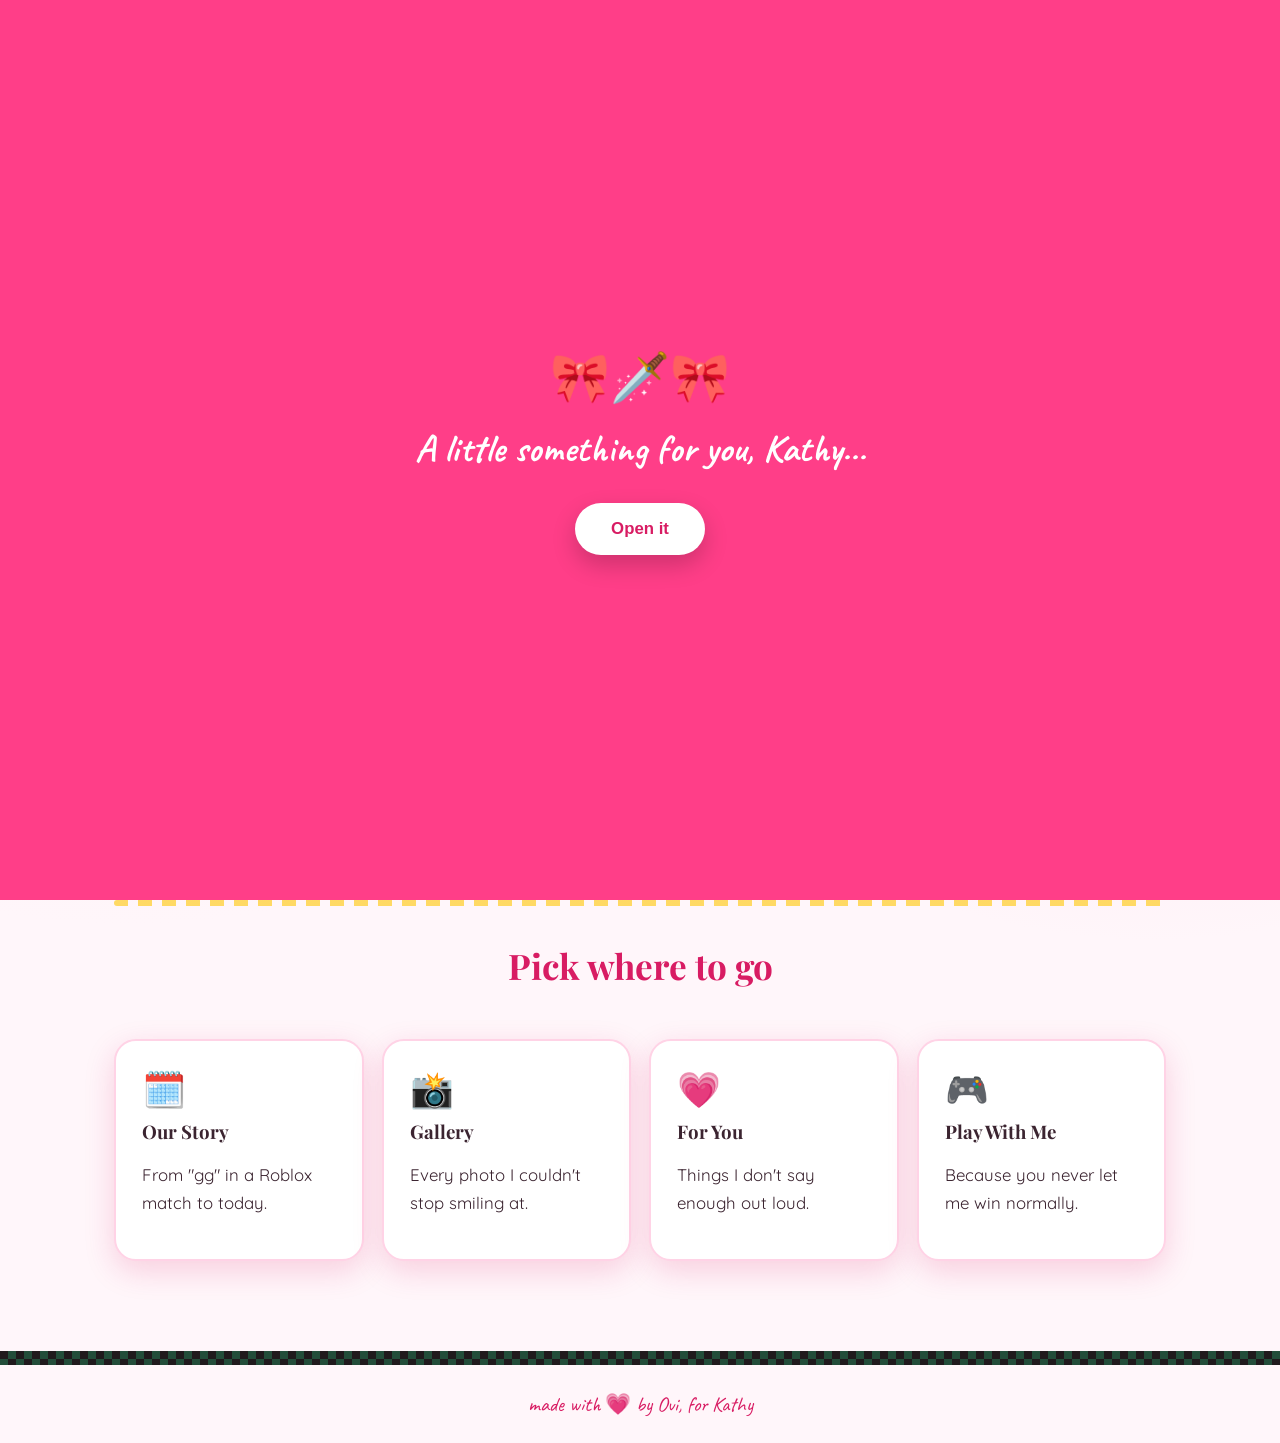
<file: index.html>
<!DOCTYPE html>
<html lang="en">
<head>
<meta charset="UTF-8">
<meta name="viewport" content="width=device-width, initial-scale=1.0">
<title>Happy Birthday 🎀</title>
<link rel="icon" href="data:image/svg+xml,<svg xmlns=%22http://www.w3.org/2000/svg%22 viewBox=%220 0 100 100%22><text y=%22.9em%22 font-size=%2290%22>🎀</text></svg>">
<link rel="preconnect" href="https://fonts.googleapis.com">
<link href="https://fonts.googleapis.com/css2?family=Playfair+Display:wght@600;700&family=Quicksand:wght@500;600;700&family=Caveat:wght@600;700&display=swap" rel="stylesheet">
<link rel="stylesheet" href="css/style.css">
<style>
  .hero{
    min-height:82vh;
    display:flex; flex-direction:column; align-items:center; justify-content:center;
    text-align:center;
    padding:40px 20px;
    position:relative;
  }
  .hero .bows{display:flex; gap:14px; margin-bottom:18px;}
  .hero h1{margin-bottom:6px;}
  .hero .sub{font-family:var(--hand); font-size:1.6rem; color:var(--forest);}
  .reveal-btn{margin-top:34px;}
  #curtain{
    position:fixed; inset:0; z-index:100;
    background:var(--hot);
    display:flex; align-items:center; justify-content:center;
    flex-direction:column; gap:18px;
    color:white; text-align:center; padding:20px;
    transition:transform 0.9s cubic-bezier(.77,0,.18,1);
  }
  #curtain.open{ transform:translateY(-100%); pointer-events:none; }
  #curtain h2{color:white; font-family:var(--hand); font-size:2.4rem;}
  #curtain button{
    background:white; color:var(--hot-deep); border:none;
    padding:16px 36px; border-radius:999px; font-weight:800; cursor:pointer;
    font-size:1.05rem; box-shadow:0 10px 24px rgba(0,0,0,.2);
  }
  .quick-links{
    display:grid; grid-template-columns:repeat(auto-fit,minmax(200px,1fr));
    gap:18px; margin-top:50px;
  }
  .quick-links a{
    text-decoration:none; color:var(--ink);
  }
  .quick-links .card{ transition:transform .2s ease; height:100%; }
  .quick-links a:hover .card{ transform:translateY(-6px); }
  .quick-links .emoji{font-size:2.2rem; display:block; margin-bottom:8px;}
</style>
</head>
<body data-page="index">

<div id="curtain">
  <span style="font-size:3rem;">🎀🗡️🎀</span>
  <h2>A little something for you, <span data-her-name>her</span>...</h2>
  <button id="curtain-btn">Open it</button>
</div>

<div id="float-layer"></div>
<div class="haori-sash"></div>

<nav class="site-nav">
  <a href="index.html" class="brand"><span class="bow"><span class="bow-center"></span></span> Us</a>
  <ul>
    <li><a class="nav-link" href="index.html">Home</a></li>
    <li><a class="nav-link" href="memories.html">Our Story</a></li>
    <li><a class="nav-link" href="gallery.html">Gallery</a></li>
    <li><a class="nav-link" href="letter.html">For You</a></li>
    <li><a class="nav-link" href="admirers.html">Confession</a></li>
    <li><a class="nav-link" href="games.html">Play</a></li>
  </ul>
</nav>

<main class="page-wrap">
  <section class="hero">
    <div class="bows">
      <span class="bow"><span class="bow-center"></span></span>
      <span class="bow"><span class="bow-center"></span></span>
      <span class="bow"><span class="bow-center"></span></span>
    </div>
    <h1>Happy Birthday, <span data-her-name>My Love</span> 🎂</h1>
    <p class="sub">from the boy you met in a Roblox lobby, of all places.</p>
    <p style="max-width:520px;">Every corner of this little site is for you — our story, our pictures, a letter, and a couple of silly games I made just for today.</p>
    <a href="memories.html" class="btn reveal-btn">Start here 💌</a>
  </section>

  <div class="spark-divider"></div>

  <section>
    <h2 class="center">Pick where to go</h2>
    <div class="quick-links">
      <a href="memories.html">
        <div class="card">
          <span class="emoji">🗓️</span>
          <h3>Our Story</h3>
          <p>From "gg" in a Roblox match to today.</p>
        </div>
      </a>
      <a href="gallery.html">
        <div class="card">
          <span class="emoji">📸</span>
          <h3>Gallery</h3>
          <p>Every photo I couldn't stop smiling at.</p>
        </div>
      </a>
      <a href="letter.html">
        <div class="card">
          <span class="emoji">💗</span>
          <h3>For You</h3>
          <p>Things I don't say enough out loud.</p>
        </div>
      </a>
      <a href="games.html">
        <div class="card">
          <span class="emoji">🎮</span>
          <h3>Play With Me</h3>
          <p>Because you never let me win normally.</p>
        </div>
      </a>
    </div>
  </section>
</main>

<div class="haori-sash"></div>
<footer class="site-footer">made with 💗 by <span data-my-name>me</span>, for <span data-her-name>you</span></footer>

<div class="music-bar hidden" id="music-bar">
  <button class="play-toggle">▶</button>
  <span class="track-name">music</span>
  <button class="next-track">⏭</button>
</div>

<script src="js/config.js"></script>
<script src="js/main.js"></script>
<script>
  document.getElementById('curtain-btn').addEventListener('click', ()=>{
    document.getElementById('curtain').classList.add('open');
  });
</script>
</body>
</html>
</file>
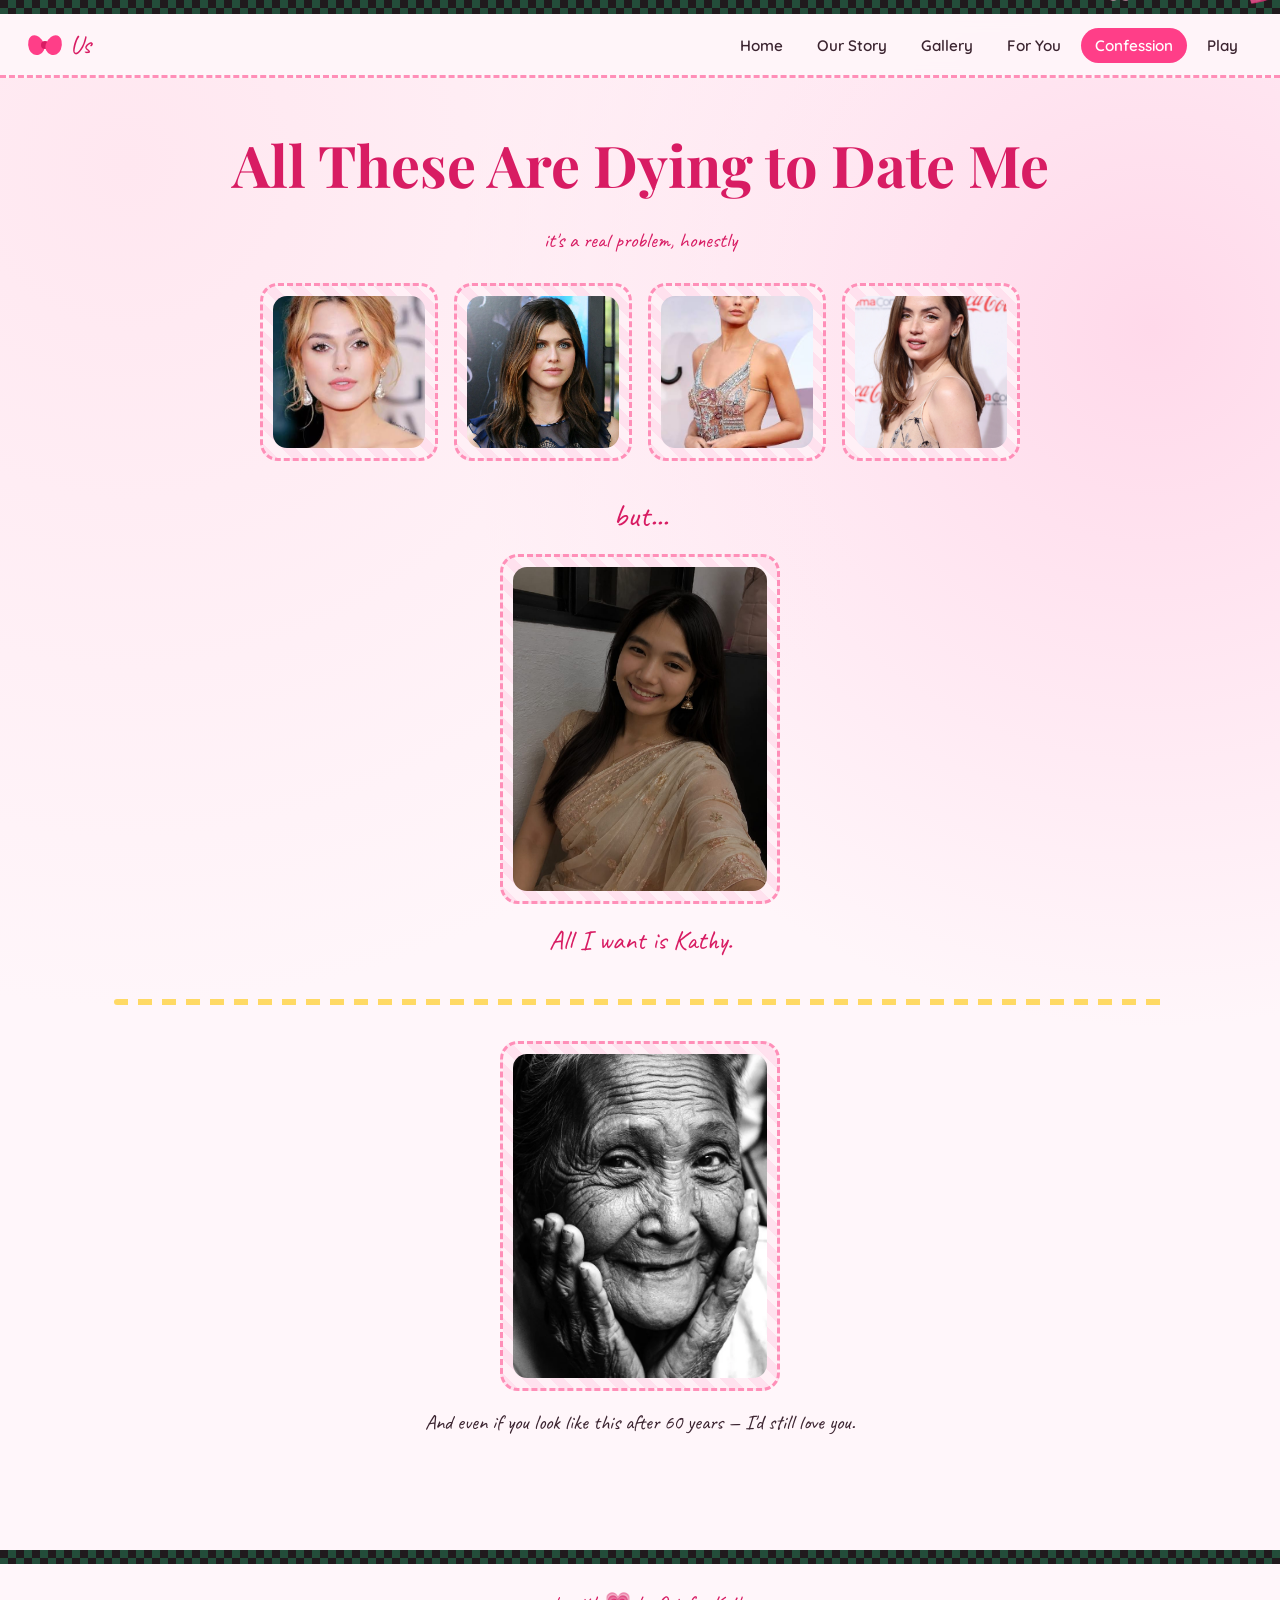
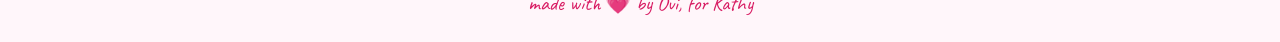
<file: admirers.html>
<!DOCTYPE html>
<html lang="en">
<head>
<meta charset="UTF-8">
<meta name="viewport" content="width=device-width, initial-scale=1.0">
<title>All These Are Dying to Date Me 😏</title>
<link rel="icon" href="data:image/svg+xml,<svg xmlns=%22http://www.w3.org/2000/svg%22 viewBox=%220 0 100 100%22><text y=%22.9em%22 font-size=%2290%22>😏</text></svg>">
<link href="https://fonts.googleapis.com/css2?family=Playfair+Display:wght@600;700&family=Quicksand:wght@500;600;700&family=Caveat:wght@600;700&display=swap" rel="stylesheet">
<link rel="stylesheet" href="css/style.css">
<style>
  .four-grid{
    display:grid; grid-template-columns:repeat(4, 1fr); gap:16px;
    max-width:760px; margin:26px auto 0;
  }
  @media (max-width:640px){ .four-grid{ grid-template-columns:repeat(2, 1fr); } }
  .versus{
    text-align:center; margin:34px 0 10px; font-family:var(--hand);
    font-size:2rem; color:var(--hot-deep);
  }
  .single-slot{
    max-width:280px; margin:18px auto 0;
  }
  .single-slot .photo-slot{ aspect-ratio:4/5; }
  .caption{
    text-align:center; font-family:var(--hand); font-size:1.7rem;
    color:var(--hot-deep); margin-top:14px;
  }
  .caption.small{ font-size:1.3rem; color:var(--ink); }
</style>
</head>
<body data-page="admirers">

<div id="float-layer"></div>
<div class="haori-sash"></div>

<nav class="site-nav">
  <a href="index.html" class="brand"><span class="bow"><span class="bow-center"></span></span> Us</a>
  <ul>
    <li><a class="nav-link" href="index.html">Home</a></li>
    <li><a class="nav-link" href="memories.html">Our Story</a></li>
    <li><a class="nav-link" href="gallery.html">Gallery</a></li>
    <li><a class="nav-link" href="letter.html">For You</a></li>
    <li><a class="nav-link" href="admirers.html">Confession</a></li>
    <li><a class="nav-link" href="games.html">Play</a></li>
  </ul>
</nav>

<main class="page-wrap">
  <section class="center">
    <h1>All These Are Dying to Date Me</h1>
    <p class="script" style="font-size:1.3rem;">it's a real problem, honestly</p>
  </section>

  <div id="celeb-grid" class="four-grid"></div>

  <div class="versus">but...</div>

  <div class="single-slot" id="her-photo-wrap">
    <div class="photo-slot" id="her-photo"></div>
  </div>
  <p class="caption">All I want is <span data-her-name>her</span>.</p>

  <div class="spark-divider"></div>

  <div class="single-slot" id="old-woman-wrap">
    <div class="photo-slot" id="old-woman-photo"></div>
  </div>
  <p class="caption small">And even if you look like this after 60 years — I'd still love you.</p>
</main>

<div class="haori-sash"></div>
<footer class="site-footer">made with 💗 by <span data-my-name>me</span>, for <span data-her-name>you</span></footer>

<div class="music-bar hidden" id="music-bar">
  <button class="play-toggle">▶</button>
  <span class="track-name">music</span>
  <button class="next-track">⏭</button>
</div>

<script src="js/config.js"></script>
<script src="js/main.js"></script>
</body>
</html>
</file>
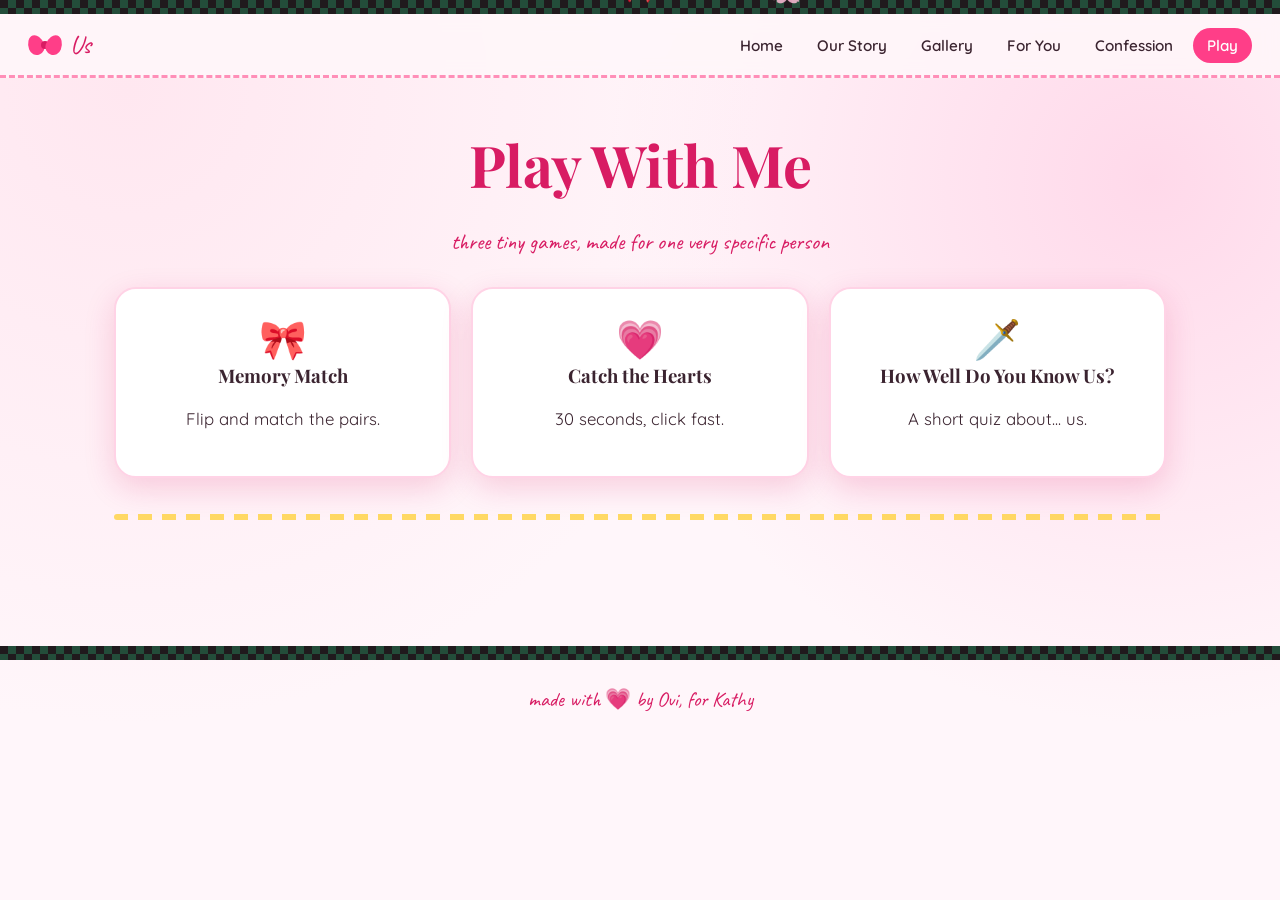
<file: games.html>
<!DOCTYPE html>
<html lang="en">
<head>
<meta charset="UTF-8">
<meta name="viewport" content="width=device-width, initial-scale=1.0">
<title>Play With Me 🎮</title>
<link rel="icon" href="data:image/svg+xml,<svg xmlns=%22http://www.w3.org/2000/svg%22 viewBox=%220 0 100 100%22><text y=%22.9em%22 font-size=%2290%22>🎮</text></svg>">
<link href="https://fonts.googleapis.com/css2?family=Playfair+Display:wght@600;700&family=Quicksand:wght@500;600;700&family=Caveat:wght@600;700&display=swap" rel="stylesheet">
<link rel="stylesheet" href="css/style.css">
<style>
  .panel{display:none;}
  .panel.active{display:block;}
  #memory-grid{
    display:grid; grid-template-columns:repeat(4, 1fr); gap:12px;
    max-width:480px; margin:26px auto 0;
  }
  .mem-card{
    aspect-ratio:1/1; border-radius:14px; background:var(--hot);
    display:flex; align-items:center; justify-content:center;
    font-size:1.8rem; cursor:pointer; color:transparent;
    transition:transform .3s ease, background .3s ease;
    user-select:none;
  }
  .mem-card.flipped, .mem-card.matched{ background:var(--white); color:var(--ink); border:2px solid var(--bubblegum);}
  .mem-card.matched{ opacity:0.55; cursor:default; }
  #catch-area{
    position:relative; height:360px; max-width:600px; margin:26px auto 0;
    background:linear-gradient(#fff0f6, #ffe1ee);
    border-radius:20px; border:3px dashed var(--bubblegum); overflow:hidden;
  }
  .falling-heart{
    position:absolute; top:-30px; font-size:1.8rem; cursor:pointer;
    background:none; border:none;
  }
  #catch-stats, #quiz-stats, #memory-stats{
    display:flex; justify-content:center; gap:24px; margin-top:14px; font-weight:700; color:var(--hot-deep);
  }
  #quiz-box{ max-width:560px; margin:26px auto 0; }
  .quiz-option{
    display:block; width:100%; text-align:left; padding:14px 18px; margin-bottom:10px;
    border-radius:14px; border:2px solid var(--bubblegum); background:white; cursor:pointer;
    font-family:var(--sans); font-size:1rem;
  }
  .quiz-option.correct{ background:#d8f5d8; border-color:#4caf50; }
  .quiz-option.wrong{ background:#ffd9d9; border-color:#e05555; }
  .game-result{ text-align:center; font-family:var(--hand); font-size:1.6rem; color:var(--hot-deep); margin-top:16px; }
</style>
</head>
<body data-page="games">

<div id="float-layer"></div>
<div class="haori-sash"></div>

<nav class="site-nav">
  <a href="index.html" class="brand"><span class="bow"><span class="bow-center"></span></span> Us</a>
  <ul>
    <li><a class="nav-link" href="index.html">Home</a></li>
    <li><a class="nav-link" href="memories.html">Our Story</a></li>
    <li><a class="nav-link" href="gallery.html">Gallery</a></li>
    <li><a class="nav-link" href="letter.html">For You</a></li>
    <li><a class="nav-link" href="admirers.html">Confession</a></li>
    <li><a class="nav-link" href="games.html">Play</a></li>
  </ul>
</nav>

<main class="page-wrap">
  <section class="center">
    <h1>Play With Me</h1>
    <p class="script" style="font-size:1.4rem;">three tiny games, made for one very specific person</p>
  </section>

  <div id="hub" class="game-grid">
    <div class="card game-card" data-open="memory">
      <span class="emoji">🎀</span>
      <h3>Memory Match</h3>
      <p>Flip and match the pairs.</p>
    </div>
    <div class="card game-card" data-open="catch">
      <span class="emoji">💗</span>
      <h3>Catch the Hearts</h3>
      <p>30 seconds, click fast.</p>
    </div>
    <div class="card game-card" data-open="quiz">
      <span class="emoji">🗡️</span>
      <h3>How Well Do You Know Us?</h3>
      <p>A short quiz about... us.</p>
    </div>
  </div>

  <div class="spark-divider"></div>

  <!-- MEMORY MATCH -->
  <section id="panel-memory" class="panel">
    <h2 class="center">Memory Match</h2>
    <div id="memory-stats"><span id="mem-moves">Moves: 0</span></div>
    <div id="memory-grid"></div>
    <div id="memory-result" class="game-result"></div>
    <div class="center" style="margin-top:18px;">
      <button class="btn ghost" id="mem-restart">Restart</button>
      <button class="btn ghost" data-back>Back to games</button>
    </div>
  </section>

  <!-- CATCH THE HEARTS -->
  <section id="panel-catch" class="panel">
    <h2 class="center">Catch the Hearts</h2>
    <div id="catch-stats">
      <span id="catch-score">Score: 0</span>
      <span id="catch-time">Time: 30</span>
    </div>
    <div id="catch-area"></div>
    <div id="catch-result" class="game-result"></div>
    <div class="center" style="margin-top:18px;">
      <button class="btn" id="catch-start">Start</button>
      <button class="btn ghost" data-back>Back to games</button>
    </div>
  </section>

  <!-- QUIZ -->
  <section id="panel-quiz" class="panel">
    <h2 class="center">How Well Do You Know Us?</h2>
    <div id="quiz-stats"><span id="quiz-progress">Question 1</span></div>
    <div id="quiz-box"></div>
    <div id="quiz-result" class="game-result"></div>
    <div class="center" style="margin-top:18px;">
      <button class="btn ghost" data-back>Back to games</button>
    </div>
  </section>
</main>

<div class="haori-sash"></div>
<footer class="site-footer">made with 💗 by <span data-my-name>me</span>, for <span data-her-name>you</span></footer>

<div class="music-bar hidden" id="music-bar">
  <button class="play-toggle">▶</button>
  <span class="track-name">music</span>
  <button class="next-track">⏭</button>
</div>

<script src="js/config.js"></script>
<script src="js/main.js"></script>
<script src="js/games.js"></script>
</body>
</html>
</file>
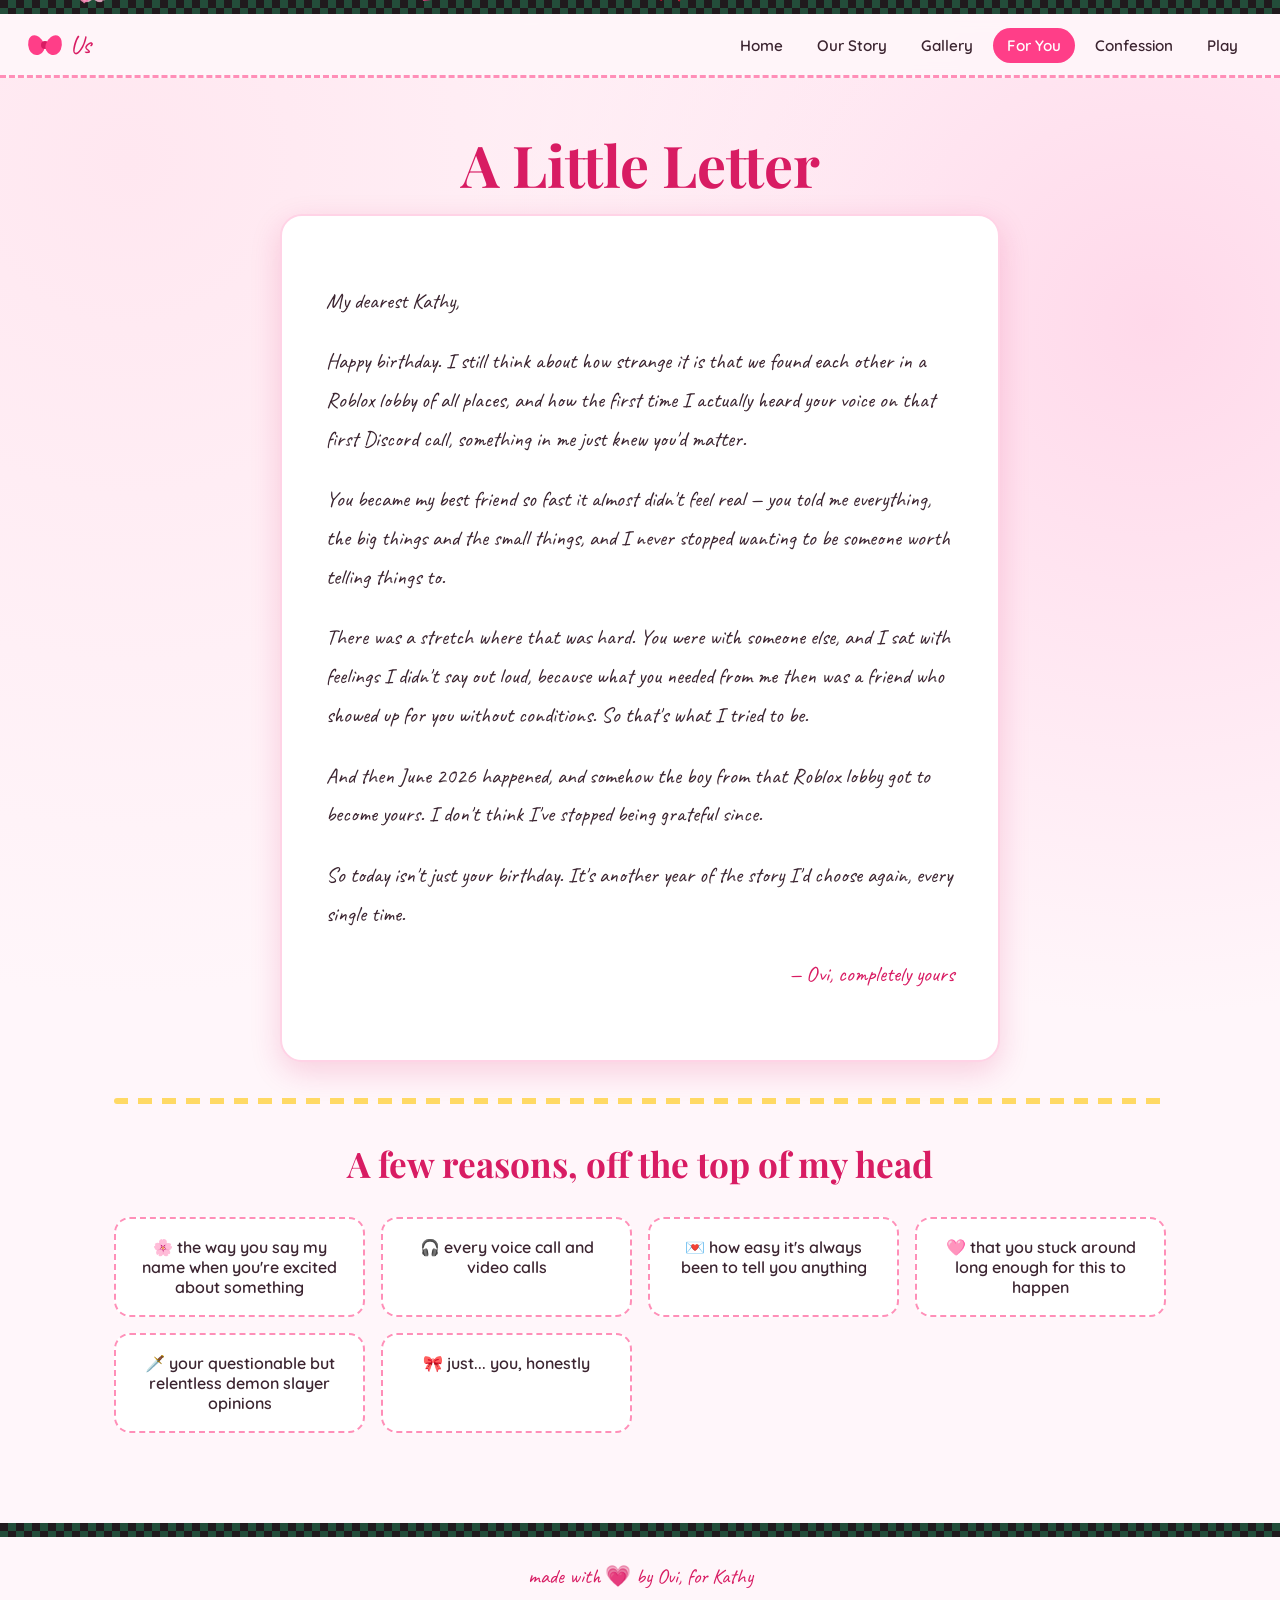
<file: letter.html>
<!DOCTYPE html>
<html lang="en">
<head>
<meta charset="UTF-8">
<meta name="viewport" content="width=device-width, initial-scale=1.0">
<title>For You 💗</title>
<link rel="icon" href="data:image/svg+xml,<svg xmlns=%22http://www.w3.org/2000/svg%22 viewBox=%220 0 100 100%22><text y=%22.9em%22 font-size=%2290%22>💗</text></svg>">
<link href="https://fonts.googleapis.com/css2?family=Playfair+Display:wght@600;700&family=Quicksand:wght@500;600;700&family=Caveat:wght@600;700&display=swap" rel="stylesheet">
<link rel="stylesheet" href="css/style.css">
<style>
  .letter-paper{
    background:var(--white);
    border-radius:var(--radius);
    box-shadow:var(--shadow);
    padding:44px;
    max-width:720px; margin:0 auto;
    border:2px solid #ffd3e6;
    font-family:var(--hand);
    font-size:1.35rem;
    line-height:1.8;
    color:var(--ink);
  }
  .letter-paper p{font-size:inherit; line-height:inherit;}
  .signature{ text-align:right; font-size:1.7rem; color:var(--hot-deep); margin-top:20px;}
  .reasons{
    display:grid; grid-template-columns:repeat(auto-fit,minmax(220px,1fr));
    gap:16px; margin-top:30px;
  }
  .reason-card{
    background:var(--white); border-radius:16px; padding:18px;
    border:2px dashed var(--bubblegum); text-align:center; font-weight:600;
  }
</style>
</head>
<body data-page="letter">

<div id="float-layer"></div>
<div class="haori-sash"></div>

<nav class="site-nav">
  <a href="index.html" class="brand"><span class="bow"><span class="bow-center"></span></span> Us</a>
  <ul>
    <li><a class="nav-link" href="index.html">Home</a></li>
    <li><a class="nav-link" href="memories.html">Our Story</a></li>
    <li><a class="nav-link" href="gallery.html">Gallery</a></li>
    <li><a class="nav-link" href="letter.html">For You</a></li>
    <li><a class="nav-link" href="admirers.html">Confession</a></li>
    <li><a class="nav-link" href="games.html">Play</a></li>
  </ul>
</nav>

<main class="page-wrap">
  <section class="center">
    <h1>A Little Letter</h1>
  </section>

  <div class="letter-paper">
    <p>My dearest <span data-her-name>love</span>,</p>
    <p>Happy birthday. I still think about how strange it is that we found each other in a Roblox lobby of all places, and how the first time I actually heard your voice on that first Discord call, something in me just knew you'd matter.</p>
    <p>You became my best friend so fast it almost didn't feel real — you told me everything, the big things and the small things, and I never stopped wanting to be someone worth telling things to.</p>
    <p>There was a stretch where that was hard. You were with someone else, and I sat with feelings I didn't say out loud, because what you needed from me then was a friend who showed up for you without conditions. So that's what I tried to be.</p>
    <p>And then June 2026 happened, and somehow the boy from that Roblox lobby got to become yours. I don't think I've stopped being grateful since.</p>
    <p>So today isn't just your birthday. It's another year of the story I'd choose again, every single time.</p>
    <p class="signature">— <span data-my-name>me</span>, completely yours</p>
  </div>

  <div class="spark-divider"></div>

  <section>
    <h2 class="center">A few reasons, off the top of my head</h2>
    <div class="reasons">
      <div class="reason-card">🌸 the way you say my name when you're excited about something</div>
      <div class="reason-card">🎧 every voice call and video calls</div>
      <div class="reason-card">💌 how easy it's always been to tell you anything</div>
      <div class="reason-card">🩷 that you stuck around long enough for this to happen</div>
      <div class="reason-card">🗡️ your questionable but relentless demon slayer opinions</div>
      <div class="reason-card">🎀 just... you, honestly</div>
    </div>
  </section>
</main>

<div class="haori-sash"></div>
<footer class="site-footer">made with 💗 by <span data-my-name>me</span>, for <span data-her-name>you</span></footer>

<div class="music-bar hidden" id="music-bar">
  <button class="play-toggle">▶</button>
  <span class="track-name">music</span>
  <button class="next-track">⏭</button>
</div>

<script src="js/config.js"></script>
<script src="js/main.js"></script>
</body>
</html>
</file>
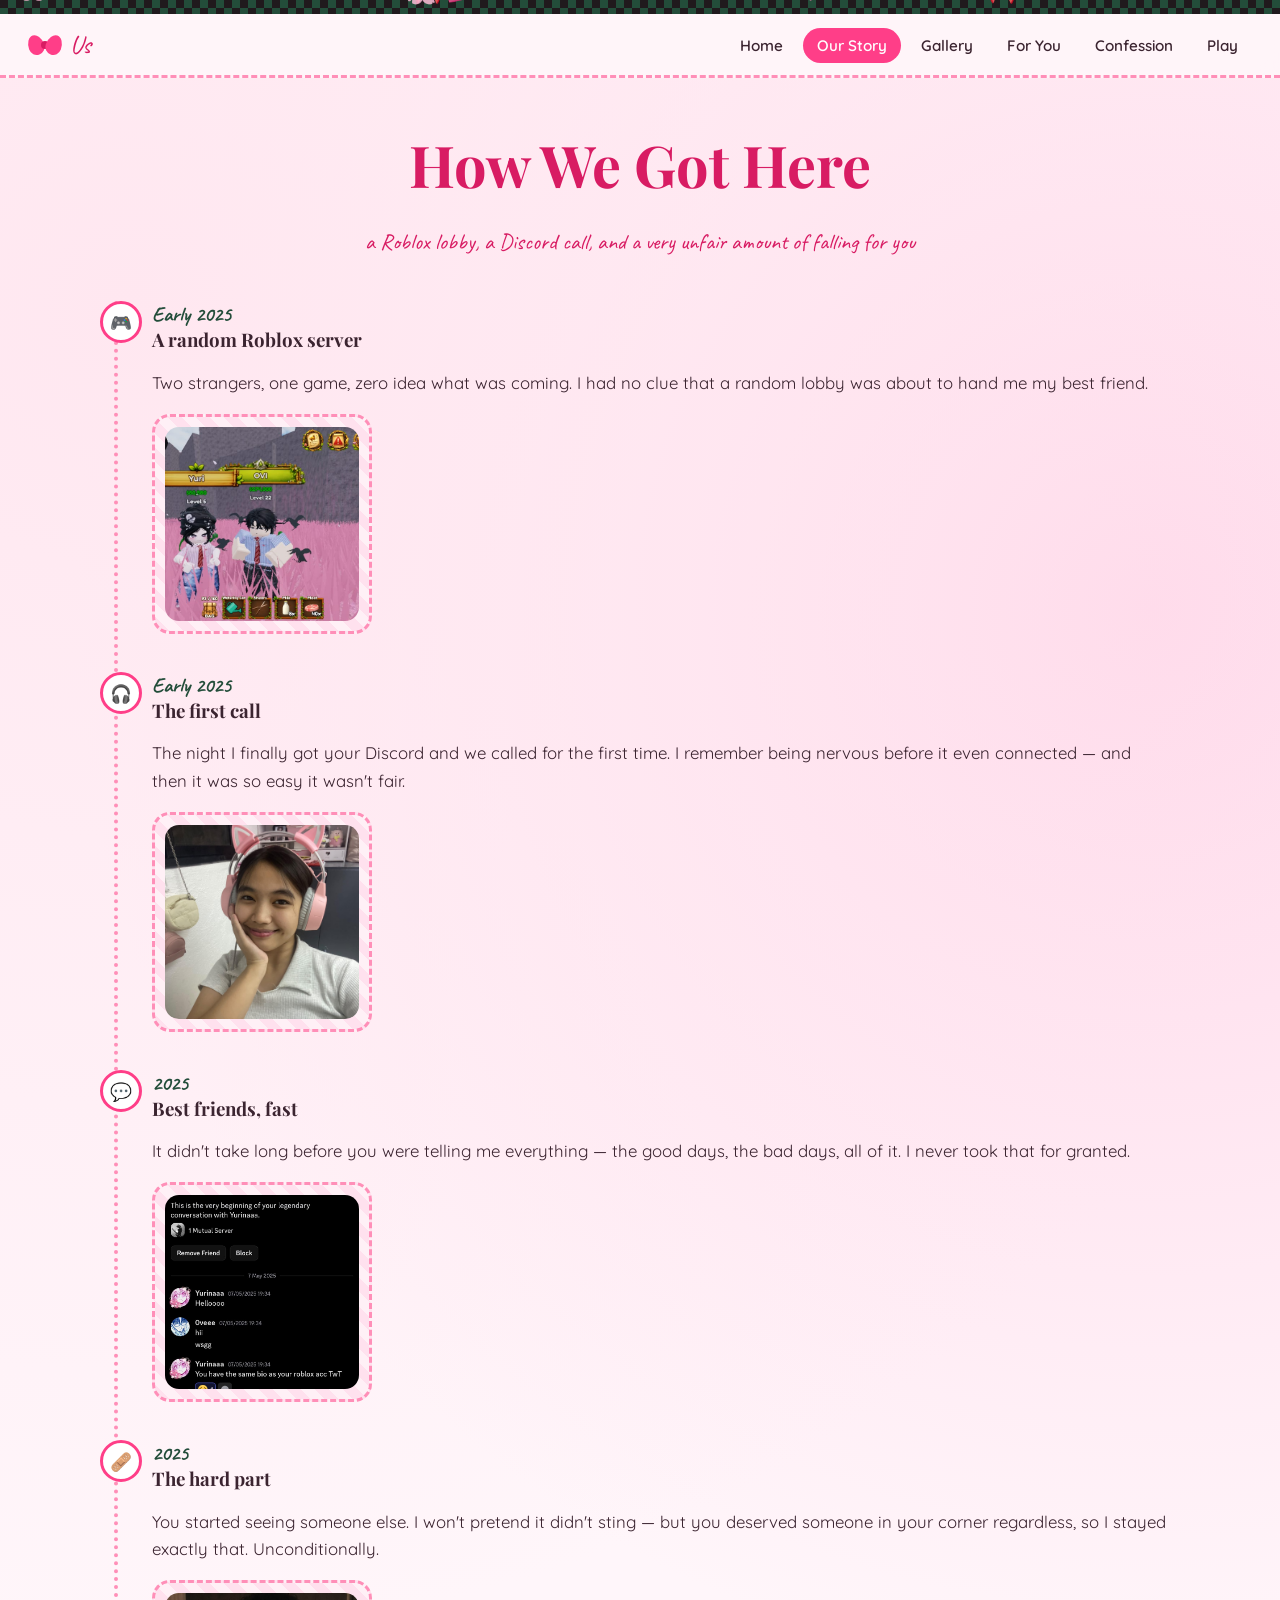
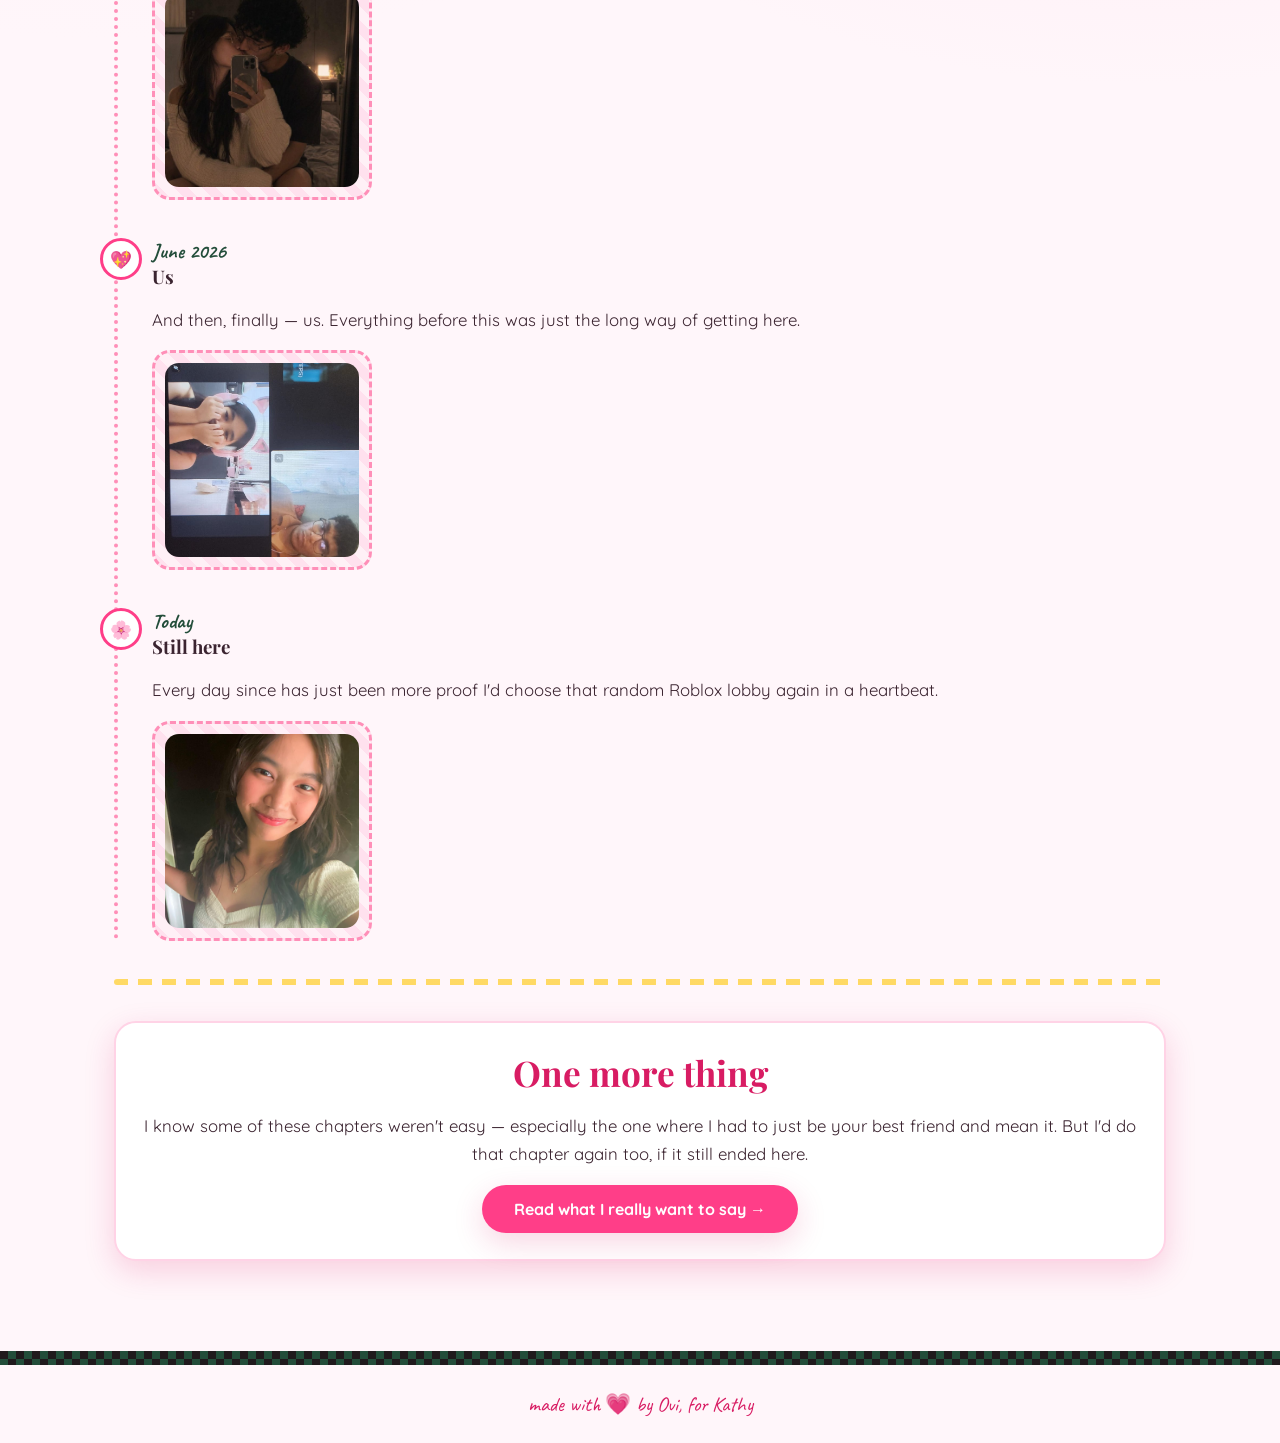
<file: memories.html>
<!DOCTYPE html>
<html lang="en">
<head>
<meta charset="UTF-8">
<meta name="viewport" content="width=device-width, initial-scale=1.0">
<title>Our Story 🗓️</title>
<link rel="icon" href="data:image/svg+xml,<svg xmlns=%22http://www.w3.org/2000/svg%22 viewBox=%220 0 100 100%22><text y=%22.9em%22 font-size=%2290%22>🗓️</text></svg>">
<link href="https://fonts.googleapis.com/css2?family=Playfair+Display:wght@600;700&family=Quicksand:wght@500;600;700&family=Caveat:wght@600;700&display=swap" rel="stylesheet">
<link rel="stylesheet" href="css/style.css">
</head>
<body data-page="memories">

<div id="float-layer"></div>
<div class="haori-sash"></div>

<nav class="site-nav">
  <a href="index.html" class="brand"><span class="bow"><span class="bow-center"></span></span> Us</a>
  <ul>
    <li><a class="nav-link" href="index.html">Home</a></li>
    <li><a class="nav-link" href="memories.html">Our Story</a></li>
    <li><a class="nav-link" href="gallery.html">Gallery</a></li>
    <li><a class="nav-link" href="letter.html">For You</a></li>
    <li><a class="nav-link" href="admirers.html">Confession</a></li>
    <li><a class="nav-link" href="games.html">Play</a></li>
  </ul>
</nav>

<main class="page-wrap">
  <section class="center">
    <h1>How We Got Here</h1>
    <p class="script" style="font-size:1.4rem;">a Roblox lobby, a Discord call, and a very unfair amount of falling for you</p>
  </section>

  <div id="timeline" class="timeline"></div>

  <div class="spark-divider"></div>

  <section class="center card">
    <h2>One more thing</h2>
    <p>I know some of these chapters weren't easy — especially the one where I had to just be your best friend and mean it. But I'd do that chapter again too, if it still ended here.</p>
    <a class="btn" href="letter.html">Read what I really want to say →</a>
  </section>
</main>

<div class="haori-sash"></div>
<footer class="site-footer">made with 💗 by <span data-my-name>me</span>, for <span data-her-name>you</span></footer>

<div class="music-bar hidden" id="music-bar">
  <button class="play-toggle">▶</button>
  <span class="track-name">music</span>
  <button class="next-track">⏭</button>
</div>

<script src="js/config.js"></script>
<script src="js/main.js"></script>
</body>
</html>
</file>
<file: css/style.css>
/* ============================================================
   Palette
   - Hello Kitty pinks:  blush #FFE7F0, bubblegum #FF8FB8, hot #FF3E88
   - Demon Slayer accents:
       Tanjiro haori   -> forest #234D3A / charcoal #1B1B1B checker
       Nezuko          -> deep pink #E85D9E + bamboo green #7BAE7F
       Zenitsu         -> spark yellow #FFD23F
   ============================================================ */
:root{
  --blush:#FFE7F0;
  --cream:#FFF6FA;
  --bubblegum:#FF8FB8;
  --hot:#FF3E88;
  --hot-deep:#D81C63;
  --forest:#234D3A;
  --charcoal:#201A1D;
  --bamboo:#7BAE7F;
  --spark:#FFD23F;
  --ink:#3B2430;
  --white:#FFFFFF;
  --shadow: 0 10px 30px rgba(216, 28, 99, 0.18);
  --radius: 22px;
  --serif: "Playfair Display", "Iowan Old Style", Georgia, serif;
  --hand: "Caveat", "Segoe Script", cursive;
  --sans: "Quicksand", "Segoe UI", sans-serif;
}

*{box-sizing:border-box;}
html{scroll-behavior:smooth;}
body{
  margin:0;
  font-family:var(--sans);
  color:var(--ink);
  background:
    radial-gradient(circle at 10% 10%, var(--blush) 0%, transparent 45%),
    radial-gradient(circle at 90% 20%, #ffd9ea 0%, transparent 40%),
    var(--cream);
  min-height:100vh;
  overflow-x:hidden;
}

@media (prefers-reduced-motion: reduce){
  *{animation-duration:0.001ms !important; animation-iteration-count:1 !important; transition-duration:0.001ms !important; scroll-behavior:auto !important;}
}

/* -------------------- Checker sash (Tanjiro) -------------------- */
.haori-sash{
  height:14px;
  width:100%;
  background-image:
    linear-gradient(45deg, var(--forest) 25%, transparent 25%, transparent 75%, var(--forest) 75%, var(--forest)),
    linear-gradient(45deg, var(--forest) 25%, var(--charcoal) 25%, var(--charcoal) 75%, var(--forest) 75%, var(--forest));
  background-size:16px 16px;
  background-position:0 0, 8px 8px;
}

/* -------------------- Nav -------------------- */
.site-nav{
  position:sticky; top:0; z-index:50;
  display:flex; align-items:center; justify-content:space-between;
  padding:14px 28px;
  background:rgba(255,246,250,0.88);
  backdrop-filter: blur(8px);
  border-bottom:3px dashed var(--bubblegum);
}
.site-nav .brand{
  font-family:var(--hand);
  font-size:1.6rem;
  color:var(--hot-deep);
  text-decoration:none;
  display:flex; align-items:center; gap:8px;
}
.site-nav ul{
  list-style:none; display:flex; gap:6px; margin:0; padding:0;
  flex-wrap:wrap;
}
.site-nav a.nav-link{
  text-decoration:none;
  color:var(--ink);
  font-weight:600;
  padding:8px 14px;
  border-radius:999px;
  transition:background .2s ease, color .2s ease;
  font-size:0.95rem;
}
.site-nav a.nav-link:hover, .site-nav a.nav-link.active{
  background:var(--hot);
  color:white;
}

/* -------------------- Layout helpers -------------------- */
.page-wrap{max-width:1100px; margin:0 auto; padding:48px 24px 90px;}
.center{text-align:center;}
h1,h2,h3{font-family:var(--serif); margin:0 0 12px;}
h1{font-size:clamp(2.2rem, 5vw, 3.6rem); color:var(--hot-deep);}
h2{font-size:clamp(1.6rem, 3vw, 2.2rem); color:var(--hot-deep);}
p{line-height:1.65; font-size:1.05rem;}
.script{font-family:var(--hand); color:var(--hot-deep);}

.btn{
  display:inline-block;
  padding:14px 32px;
  border-radius:999px;
  background:var(--hot);
  color:white;
  font-weight:700;
  text-decoration:none;
  border:none;
  cursor:pointer;
  font-family:var(--sans);
  font-size:1rem;
  box-shadow:var(--shadow);
  transition:transform .2s ease, background .2s ease;
}
.btn:hover{transform:translateY(-3px); background:var(--hot-deep);}
.btn.ghost{
  background:transparent;
  color:var(--hot-deep);
  border:2px solid var(--hot);
  box-shadow:none;
}

/* -------------------- Hello Kitty bow -------------------- */
.bow{
  display:inline-block;
  width:34px; height:20px;
  position:relative;
}
.bow::before,.bow::after{
  content:"";
  position:absolute; top:0;
  width:16px; height:20px;
  background:var(--hot);
  border-radius:50% 50% 50% 50% / 60% 60% 40% 40%;
}
.bow::before{left:0; transform:rotate(-20deg);}
.bow::after{right:0; transform:rotate(20deg);}
.bow-center{
  position:absolute; left:50%; top:50%;
  width:8px; height:8px;
  background:var(--hot-deep);
  border-radius:50%;
  transform:translate(-50%,-50%);
}

/* -------------------- Cards -------------------- */
.card{
  background:var(--white);
  border-radius:var(--radius);
  box-shadow:var(--shadow);
  padding:26px;
  border:2px solid #ffd3e6;
}

/* -------------------- Floating hearts/petals canvas layer -------------------- */
#float-layer{
  position:fixed; inset:0; pointer-events:none; z-index:5; overflow:hidden;
}
.floaty{
  position:absolute; top:-40px;
  font-size:1.4rem;
  animation:fall linear infinite;
  opacity:0.85;
}
@keyframes fall{
  to{ transform:translateY(110vh) rotate(360deg); }
}

/* -------------------- Music player -------------------- */
.music-bar{
  position:fixed; bottom:18px; right:18px; z-index:60;
  background:var(--white);
  border-radius:999px;
  box-shadow:var(--shadow);
  padding:10px 16px;
  display:flex; align-items:center; gap:10px;
  border:2px solid var(--bubblegum);
  font-size:0.9rem;
}
.music-bar button{
  background:var(--hot); color:white; border:none;
  width:36px; height:36px; border-radius:50%;
  cursor:pointer; font-size:1rem;
  display:flex; align-items:center; justify-content:center;
}
.music-bar .track-name{max-width:140px; overflow:hidden; text-overflow:ellipsis; white-space:nowrap;}
.music-bar.hidden{display:none;}

/* -------------------- Photo slots -------------------- */
.photo-slot{
  aspect-ratio:1/1;
  border-radius:18px;
  background:repeating-linear-gradient(45deg, #ffe1ee, #ffe1ee 10px, #fff0f6 10px, #fff0f6 20px);
  display:flex; align-items:center; justify-content:center;
  color:var(--hot-deep);
  font-weight:700;
  text-align:center;
  border:3px dashed var(--bubblegum);
  overflow:hidden;
  font-size:0.9rem;
  padding:10px;
}
.photo-slot img{width:100%; height:100%; object-fit:cover; border-radius:14px;}
.gallery-grid{
  display:grid;
  grid-template-columns:repeat(auto-fill, minmax(180px,1fr));
  gap:18px;
  margin-top:24px;
}

/* -------------------- Timeline -------------------- */
.timeline{
  position:relative;
  margin-top:40px;
  padding-left:34px;
  border-left:4px dotted var(--bubblegum);
}
.timeline-item{
  position:relative;
  margin-bottom:38px;
}
.timeline-item::before{
  content:attr(data-icon);
  position:absolute; left:-52px; top:0;
  width:36px; height:36px;
  background:var(--white);
  border:3px solid var(--hot);
  border-radius:50%;
  display:flex; align-items:center; justify-content:center;
  font-size:1.1rem;
}
.timeline-item .year{
  font-family:var(--hand); color:var(--forest); font-size:1.3rem; font-weight:700;
}

/* -------------------- Zenitsu spark divider -------------------- */
.spark-divider{
  height:6px; margin:36px 0;
  background:repeating-linear-gradient(90deg, var(--spark) 0 14px, transparent 14px 24px);
  border-radius:6px;
  opacity:0.8;
}

/* -------------------- Footer -------------------- */
.site-footer{
  text-align:center; padding:26px; color:var(--hot-deep);
  font-family:var(--hand); font-size:1.3rem;
}

/* -------------------- Game hub cards -------------------- */
.game-grid{
  display:grid; grid-template-columns:repeat(auto-fit,minmax(240px,1fr));
  gap:20px; margin-top:26px;
}
.game-card{cursor:pointer; text-align:center;}
.game-card .emoji{font-size:2.4rem;}

/* -------------------- Memory card cluster (used in letter/messages page) -------------------- */
.msg-card{
  background:var(--white);
  border-radius:var(--radius);
  padding:28px;
  box-shadow:var(--shadow);
  border-left:8px solid var(--hot);
  margin-bottom:24px;
}

@media (max-width:640px){
  .site-nav{flex-direction:column; gap:10px; align-items:flex-start;}
  .timeline{padding-left:26px;}
  .timeline-item::before{left:-40px; width:30px; height:30px; font-size:0.95rem;}
}
</file>
